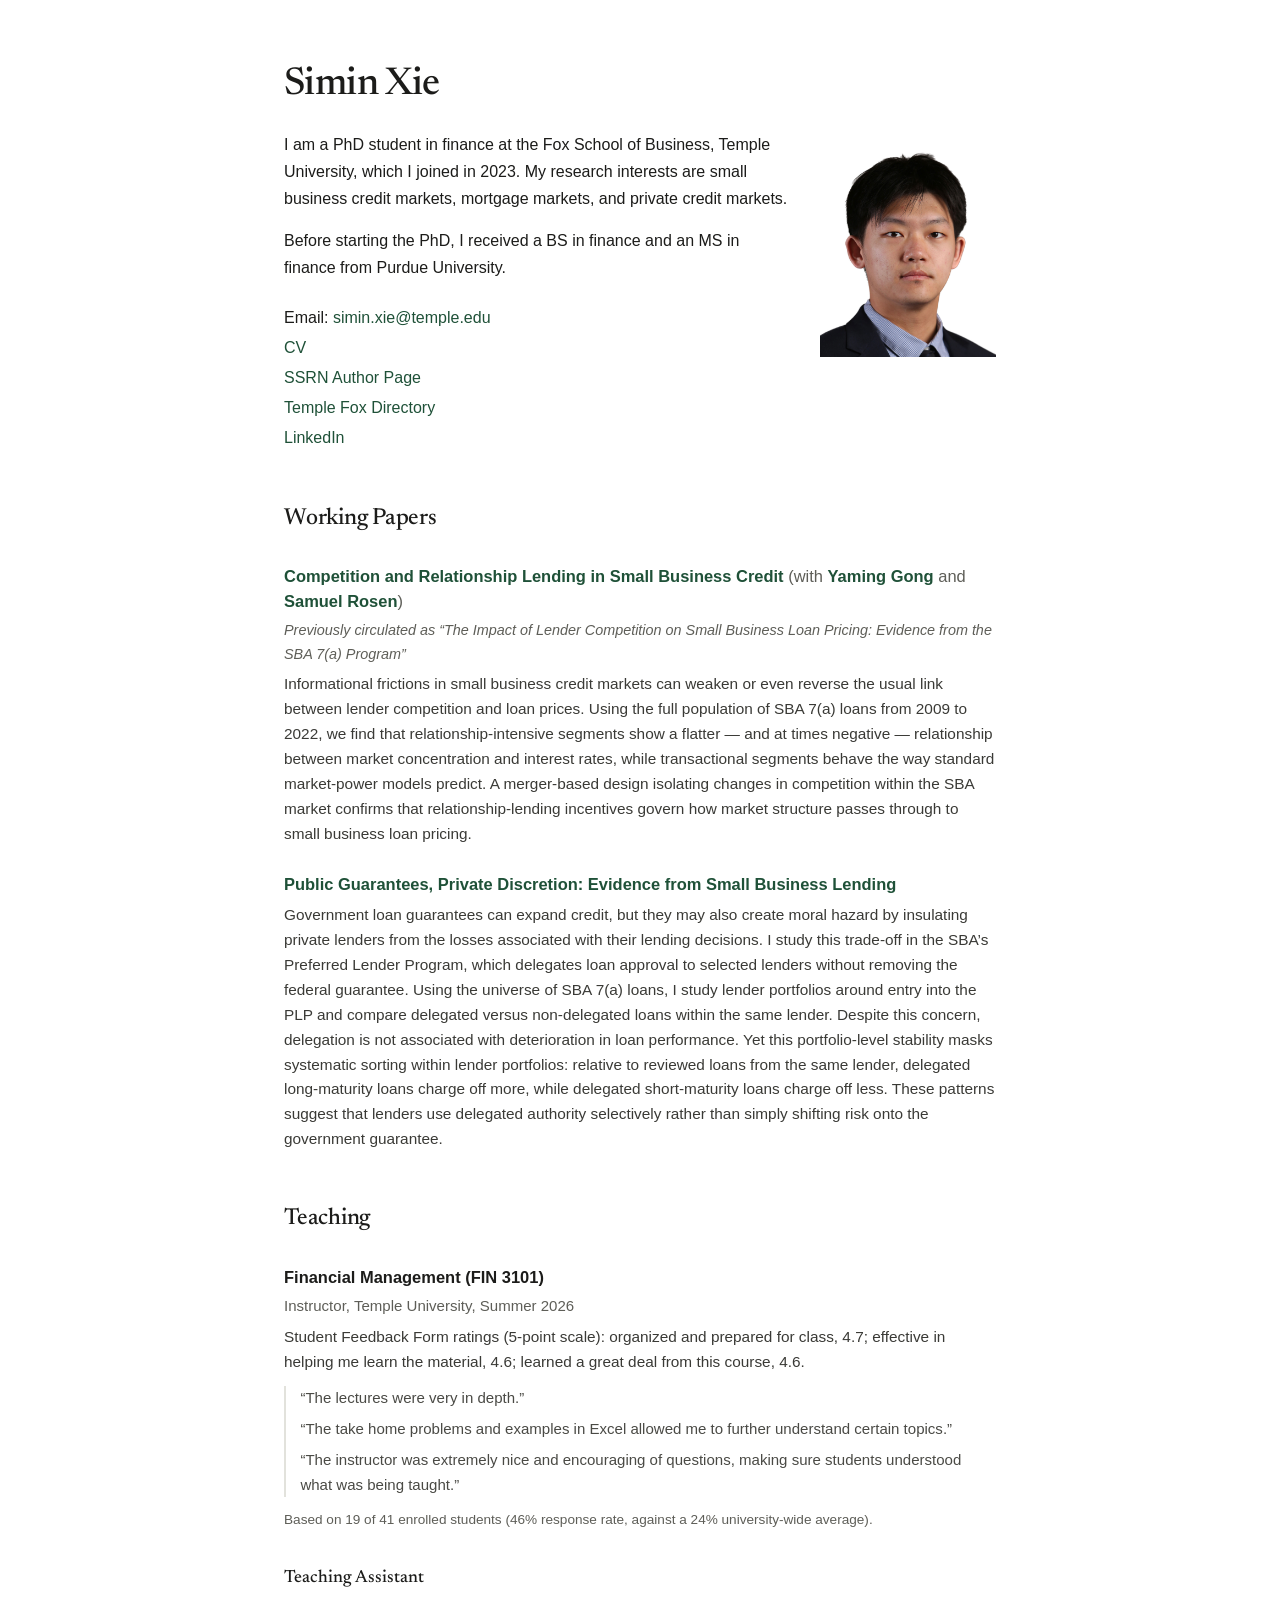
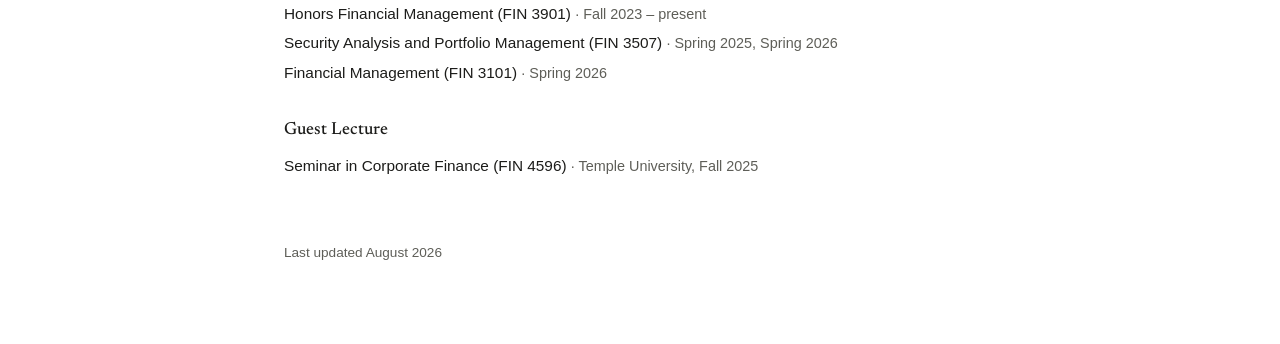
<file: index.html>
<!DOCTYPE html>
<html lang="en">
<head>
<meta charset="utf-8">
<meta name="viewport" content="width=device-width, initial-scale=1">
<title>Simin Xie</title>
<meta name="description" content="Simin Xie is a PhD student in finance at the Fox School of Business, Temple University, studying small business credit and financial intermediation.">
<link rel="canonical" href="https://siminxie07.github.io/">
<meta property="og:type" content="profile">
<meta property="og:title" content="Simin Xie">
<meta property="og:description" content="PhD student in finance at the Fox School of Business, Temple University.">
<meta property="og:url" content="https://siminxie07.github.io/">
<link rel="icon" href="data:image/svg+xml,<svg xmlns='http://www.w3.org/2000/svg' viewBox='0 0 32 32'><rect width='32' height='32' fill='%231C1C1A'/><text x='16' y='22' font-family='Georgia,serif' font-size='16' fill='%23fff' text-anchor='middle'>SX</text></svg>">
<link rel="preconnect" href="https://fonts.googleapis.com">
<link rel="preconnect" href="https://fonts.gstatic.com" crossorigin>
<link href="https://fonts.googleapis.com/css2?family=Newsreader:opsz,wght@6..72,400;6..72,500&display=swap" rel="stylesheet">
<link rel="stylesheet" href="style.css">
</head>

<!-- Script: Opening link in a new tab -->
<script>
document.querySelectorAll('a[href]').forEach(a => {
  const isExternal = a.hostname && a.hostname !== location.hostname;
  const isPDF = a.getAttribute('href').endsWith('.pdf');
  if (isExternal || isPDF) {
    a.target = '_blank';
    a.rel = 'noopener noreferrer';
  }
});
</script>

<body>
<main class="page">

  <h1 class="name">Simin Xie</h1>

  <div class="intro">
    <img class="portrait" src="assets/photo.jpg" alt="Portrait of Simin Xie">

    <p>
      I am a PhD student in finance at the Fox School of Business, Temple
      University, which I joined in 2023. My research interests are small business
      credit markets, mortgage markets, and private credit markets.
    </p>
    <p>
      Before starting the PhD, I received a BS in finance and an MS in finance
      from Purdue University.
    </p>

    <ul class="links">
      <li>Email: <a href="mailto:simin.xie@temple.edu">simin.xie@temple.edu</a></li>
      <li><a href="assets/Simin_Xie_Academic_CV_final.pdf">CV</a></li>
      <li><a href="https://papers.ssrn.com/sol3/cf_dev/AbsByAuth.cfm?per_id=5948006">SSRN Author Page</a></li>
      <li><a href="https://www.fox.temple.edu/directory/simin-xie">Temple Fox Directory</a></li>
      <li><a href="https://www.linkedin.com/in/simin-xie-6bab371b0/">LinkedIn</a></li>
    </ul>
  </div>

  <h2>Working Papers</h2>

  <article class="paper">
    <p class="title">
      <a href="https://papers.ssrn.com/sol3/papers.cfm?abstract_id=4075392">Competition and Relationship Lending in Small Business Credit</a>
      <span class="with">(with <a href="https://sites.google.com/view/yaming-gong/home">Yaming Gong</a> and <a href="https://sites.google.com/view/samuel-rosen/">Samuel Rosen</a>)</span>
    </p>
    <p class="note">Previously circulated as “The Impact of Lender Competition on Small Business Loan Pricing: Evidence from the SBA 7(a) Program”</p>
    
    <p class="abstract">
      Informational frictions in small business credit markets can weaken or
      even reverse the usual link between lender competition and loan prices.
      Using the full population of SBA 7(a) loans from 2009 to 2022, we find
      that relationship-intensive segments show a flatter — and at times
      negative — relationship between market concentration and interest rates,
      while transactional segments behave the way standard market-power models
      predict. A merger-based design isolating changes in competition within the
      SBA market confirms that relationship-lending incentives govern how market
      structure passes through to small business loan pricing.
    </p>
  </article>

  
  <article class="paper">
    <p class="title">
      <a href="https://papers.ssrn.com/sol3/papers.cfm?abstract_id=7306182">Public Guarantees, Private Discretion: Evidence from Small Business Lending</a>
    </p>
    
    <p class="abstract">
      Government loan guarantees can expand credit, but they may also create moral hazard by insulating private lenders from the losses associated with their lending decisions. 
      I study this trade-off in the SBA’s Preferred Lender Program, which delegates loan approval to selected lenders without removing the federal guarantee. 
      Using the universe of SBA 7(a) loans, I study lender portfolios around entry into the PLP and compare delegated versus non-delegated loans within the same lender. 
      Despite this concern, delegation is not associated with deterioration in loan performance. 
      Yet this portfolio-level stability masks systematic sorting within lender portfolios: relative to reviewed loans from the same lender, delegated long-maturity loans charge off more, while delegated short-maturity loans charge off less. 
      These patterns suggest that lenders use delegated authority selectively rather than simply shifting risk onto the government guarantee.
    </p>
  </article>

  <!--
  <h2>Works in Progress</h2>

  <article class="paper">
    <p class="title">A Project Title, No Abstract Needed</p>
    <p class="with">with Coauthor Name</p>
  </article>
  -->

<h2>Teaching</h2>

<article class="paper">
  <p class="title">Financial Management (FIN 3101)</p>
  <p class="with">Instructor, Temple University, Summer 2026</p>
  <p class="abstract">
    Student Feedback Form ratings (5-point scale): organized and prepared for
    class, 4.7; effective in helping me learn the material, 4.6; learned a great
    deal from this course, 4.6.
  </p>
  <ul class="quotes">
    <li>“The lectures were very in depth.”</li>
    <li>“The take home problems and examples in Excel allowed me to further understand certain topics.”</li>
    <li>“The instructor was extremely nice and encouraging of questions, making sure students understood what was being taught.”</li>
  </ul>
  <p class="samplesize">
    Based on 19 of 41 enrolled students (46% response rate, against a 24%
    university-wide average).
  </p>
</article>

<h3 class="subhead">Teaching Assistant</h3>

<ul class="ta">
  <li>
    <span class="course">Honors Financial Management (FIN 3901)</span>
    <span class="term">Fall 2023 – present</span>
  </li>
  <li>
    <span class="course">Security Analysis and Portfolio Management (FIN 3507)</span>
    <span class="term">Spring 2025, Spring 2026</span>
  </li>
  <li>
    <span class="course">Financial Management (FIN 3101)</span>
    <span class="term">Spring 2026</span>
  </li>
</ul>

<h3 class="subhead">Guest Lecture</h3>

<ul class="ta">
  <li>
    <span class="course">Seminar in Corporate Finance (FIN 4596)</span>
    <span class="term">Temple University, Fall 2025</span>
  </li>
</ul>

  <footer>Last updated August 2026</footer>

</main>
</body>
</html>
</file>
<file: style.css>
/* Simin Xie — personal site. One column, no chrome. */

:root {
  --ink:    #1C1C1A;
  --muted:  #5E5E58;
  --link:   #1F5138;
  --paper:  #FFFFFF;
  --serif:  "Newsreader", Georgia, "Times New Roman", serif;
  --sans:   -apple-system, BlinkMacSystemFont, "Segoe UI", Roboto, Helvetica, Arial, sans-serif;
}

* { box-sizing: border-box; }

body {
  margin: 0;
  background: var(--paper);
  color: var(--ink);
  font-family: var(--sans);
  font-size: 16px;
  line-height: 1.68;
  -webkit-font-smoothing: antialiased;
}

.page {
  max-width: 760px;
  margin: 0 auto;
  padding: 4rem 1.5rem 5rem;
}

a { color: var(--link); text-decoration: none; }
a:hover { text-decoration: underline; }
a:focus-visible { outline: 2px solid var(--link); outline-offset: 2px; }

.name {
  font-family: var(--serif);
  font-weight: 500;
  font-size: 2.4rem;
  letter-spacing: -0.015em;
  line-height: 1.1;
  margin: 0 0 1.6rem;
}

h2 {
  font-family: var(--serif);
  font-weight: 500;
  font-size: 1.45rem;
  letter-spacing: -0.01em;
  margin: 3rem 0 0.4rem;
}

/* ---- intro ---------------------------------------------------------- */

.portrait {
  float: right;
  width: 176px;
  aspect-ratio: 4 / 5;
  object-fit: cover;
  margin: 0.35rem 0 1.25rem 2rem;
  background: #F2F2EE;
}

.intro p { margin: 0 0 1rem; }

.links {
  list-style: none;
  margin: 1.4rem 0 0;
  padding: 0;
  clear: none;
}

.links li { margin-bottom: 0.2rem; }

/* ---- papers --------------------------------------------------------- */

.paper {
  clear: both;
  margin: 1.6rem 0 0;
}

.title {
  font-size: 1.03rem;
  font-weight: 600;
  line-height: 1.5;
  margin: 0 0 0.25rem;
}

.title a { font-weight: 600; }

.with {
  font-weight: 400;
  color: var(--muted);
}

.note {
  font-size: 0.9rem;
  color: var(--muted);
  font-style: italic;
  margin: 0 0 0.35rem;
}

p.with {
  font-size: 0.94rem;
  margin: 0;
}

.abstract {
  margin: 0.4rem 0 0;
  color: #3A3A36;
  font-size: 0.96rem;
  line-height: 1.62;
}

/* ---- footer --------------------------------------------------------- */

footer {
  margin-top: 4rem;
  font-size: 0.85rem;
  color: var(--muted);
}

/* ---- small screens -------------------------------------------------- */

@media (max-width: 620px) {
  .page { padding: 2.5rem 1.25rem 3.5rem; }
  .name { font-size: 2rem; }
  .portrait {
    float: none;
    display: block;
    width: 140px;
    margin: 0 0 1.25rem;
  }
}

@media print {
  .page { max-width: none; padding: 0; }
  a { color: var(--ink); }
}

.quotes {
  list-style: none;
  margin: 0.7rem 0 0;
  padding: 0 0 0 0.9rem;
  border-left: 2px solid #E2E2DC;
}

.quotes li {
  font-size: 0.94rem;
  line-height: 1.6;
  color: #4A4A45;
  margin-bottom: 0.45rem;
}

.samplesize {
  font-size: 0.85rem;
  color: var(--muted);
  margin: 0.8rem 0 0;
}

.subhead {
  font-family: var(--serif);
  font-weight: 500;
  font-size: 1.1rem;
  margin: 2rem 0 0.5rem;
}

.ta {
  list-style: none;
  margin: 0;
  padding: 0;
}

.ta li {
  font-size: 0.96rem;
  line-height: 1.55;
  margin-bottom: 0.35rem;
}

.term {
  color: var(--muted);
  font-size: 0.9rem;
}

.term::before { content: " · "; }

@media (max-width: 620px) {
  .term { display: block; }
  .term::before { content: none; }
}
</file>
